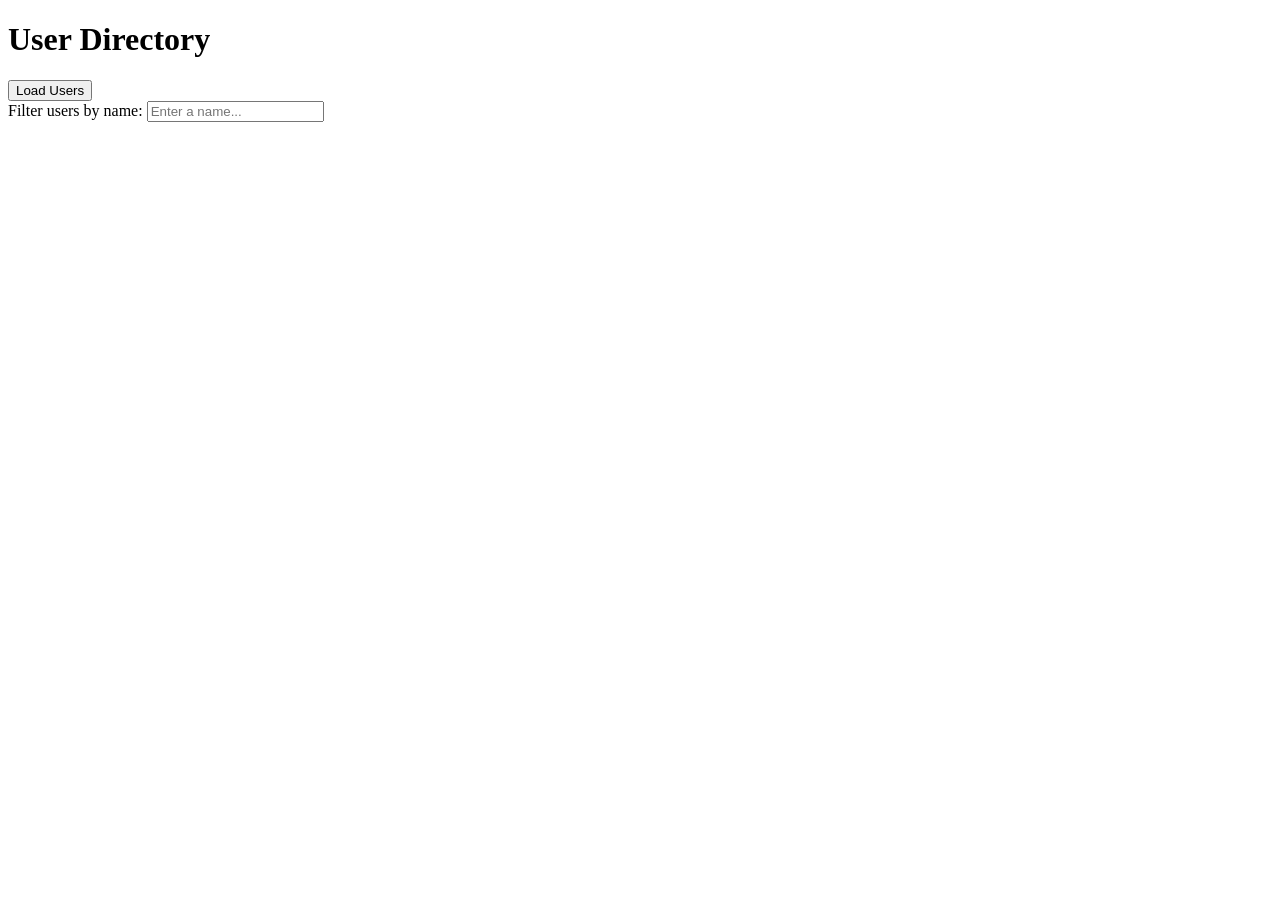
<file: day 5/index.html>
<!DOCTYPE html>
<html lang="en">
<head>
    <meta charset="UTF-8">
    <meta name="viewport" content="width=device-width, initial-scale=1.0">
    <title>User Directory</title>
    <script src="users.js" defer></script>
</head>

<body>

    <main>
        <h1>User Directory</h1>

        <button id="load-users" type="button">Load Users</button>

        <div>
            <label for="filter-input">Filter users by name:</label>
            <input
                type="text"
                id="filter-input"
                placeholder="Enter a name..."
            >
        </div>

        <p id="status"></p>

        <ul id="users-list"></ul>
    </main>

</body>
</html>
</file>
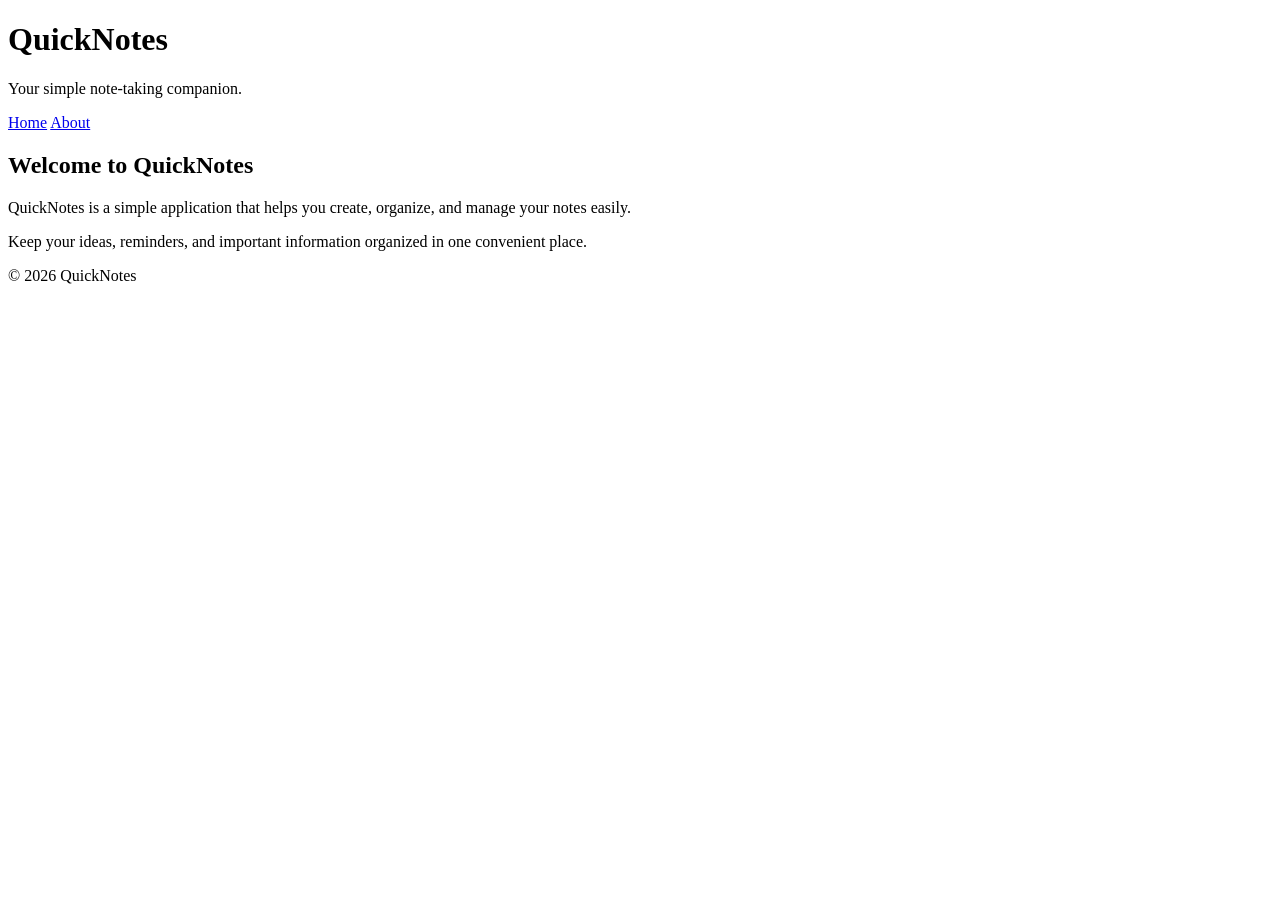
<file: day1/index.html>
<!DOCTYPE html>
<html lang="en">
<head>
    <meta charset="UTF-8">
    <meta name="viewport" content="width=device-width, initial-scale=1.0">
    <title>QuickNotes</title>
</head>

<body>

    <header>
        <h1>QuickNotes</h1>
        <p>Your simple note-taking companion.</p>

        <nav>
            <a href="index.html">Home</a>
            <a href="about.html">About</a>
        </nav>
    </header>

    <main>
        <h2>Welcome to QuickNotes</h2>

        <p>
            QuickNotes is a simple application that helps you create,
            organize, and manage your notes easily.
        </p>

        <p>
            Keep your ideas, reminders, and important information
            organized in one convenient place.
        </p>
    </main>

    <footer>
        <p>&copy; 2026 QuickNotes</p>
    </footer>

</body>
</html>
</file>
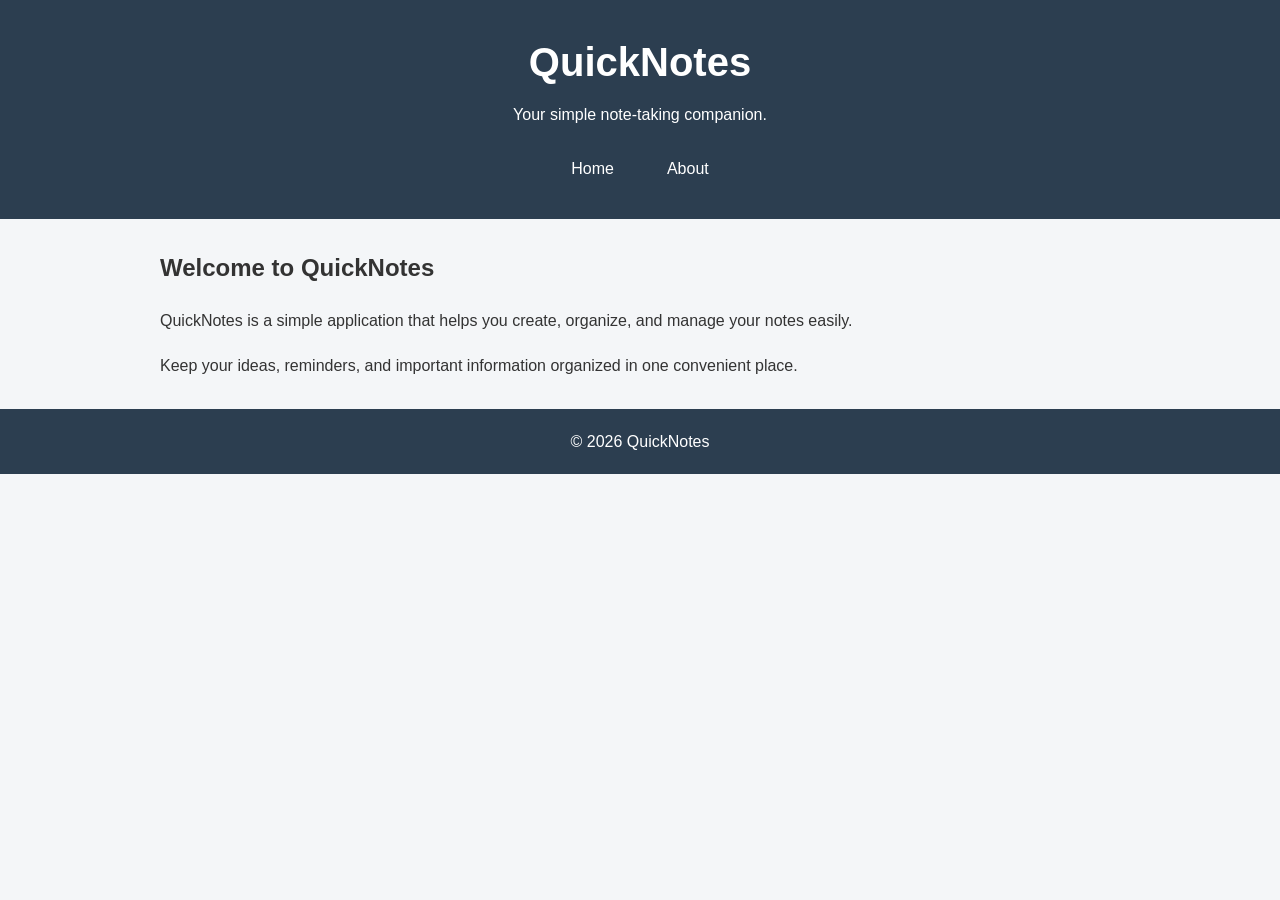
<file: day2/index.html>
<!DOCTYPE html>
<html lang="en">
<head>
    <meta charset="UTF-8">
    <meta name="viewport" content="width=device-width, initial-scale=1.0">
    <title>QuickNotes</title>
    <link rel="stylesheet" href="style.css">
</head>

<body>

    <header>
        <h1>QuickNotes</h1>
        <p>Your simple note-taking companion.</p>

        <nav>
            <a href="index.html">Home</a>
            <a href="about.html">About</a>
        </nav>
    </header>

    <main>
        <h2>Welcome to QuickNotes</h2>

        <p>
            QuickNotes is a simple application that helps you create,
            organize, and manage your notes easily.
        </p>

        <p>
            Keep your ideas, reminders, and important information
            organized in one convenient place.
        </p>
    </main>

    <footer>
        <p>&copy; 2026 QuickNotes</p>
    </footer>

</body>
</html>
</file>
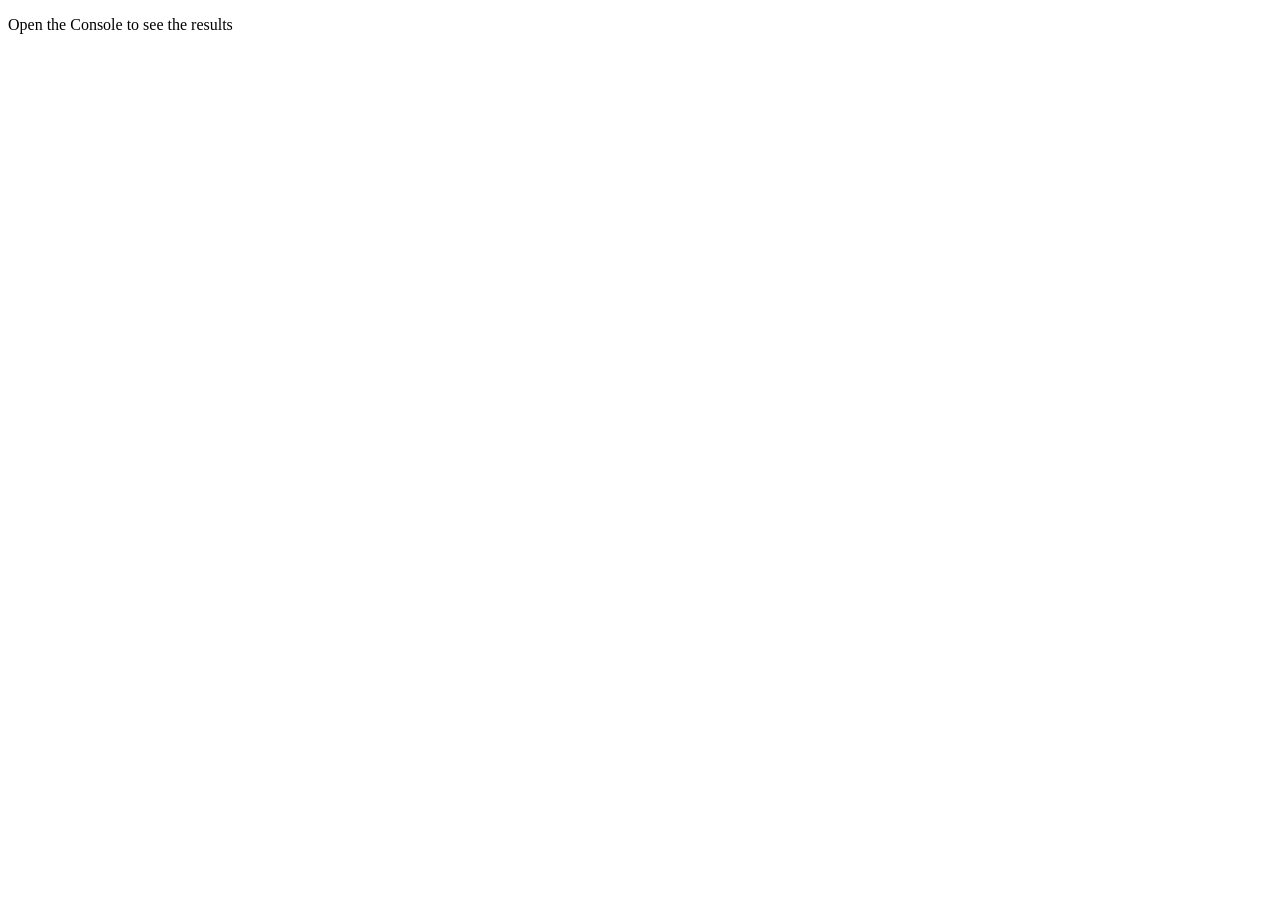
<file: day3/index.html>
<!DOCTYPE html>
<html lang="en">
<head>
    <meta charset="UTF-8">
    <meta name="viewport" content="width=device-width, initial-scale=1.0">
    <title>Notes Toolkit</title>
    <script src="script.js" defer></script>
</head>
<body>
    <p>Open the Console to see the results</p>
</body>
</html>
</file>
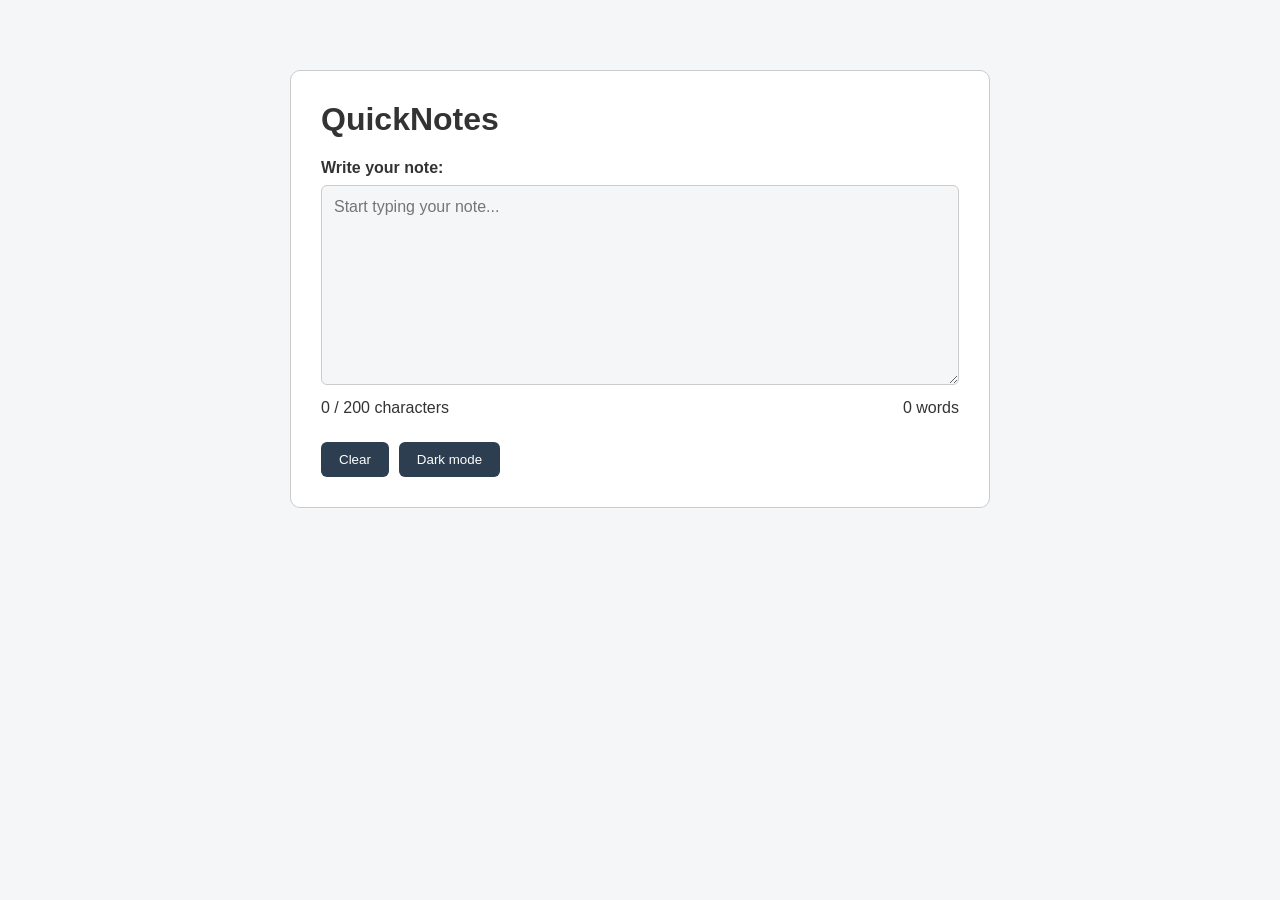
<file: day4/index.html>
<!DOCTYPE html>
<html lang="en">
<head>
    <meta charset="UTF-8">
    <meta name="viewport" content="width=device-width, initial-scale=1.0">
    <title>QuickNotes - Character Counter</title>

    <link rel="stylesheet" href="style.css">
    <script src="script.js" defer></script>
</head>

<body>

    <main>
        <h1>QuickNotes</h1>

        <label for="note-text">Write your note:</label>

        <textarea
            id="note-text"
            maxlength="200"
            placeholder="Start typing your note..."
        ></textarea>

        <div class="counters">
            <p id="char-count">0 / 200 characters</p>
            <p id="word-count">0 words</p>
        </div>

        <div class="buttons">
            <button id="clear-btn" type="button">Clear</button>
            <button id="theme-toggle" type="button">Dark mode</button>
        </div>
    </main>

</body>
</html>
</file>
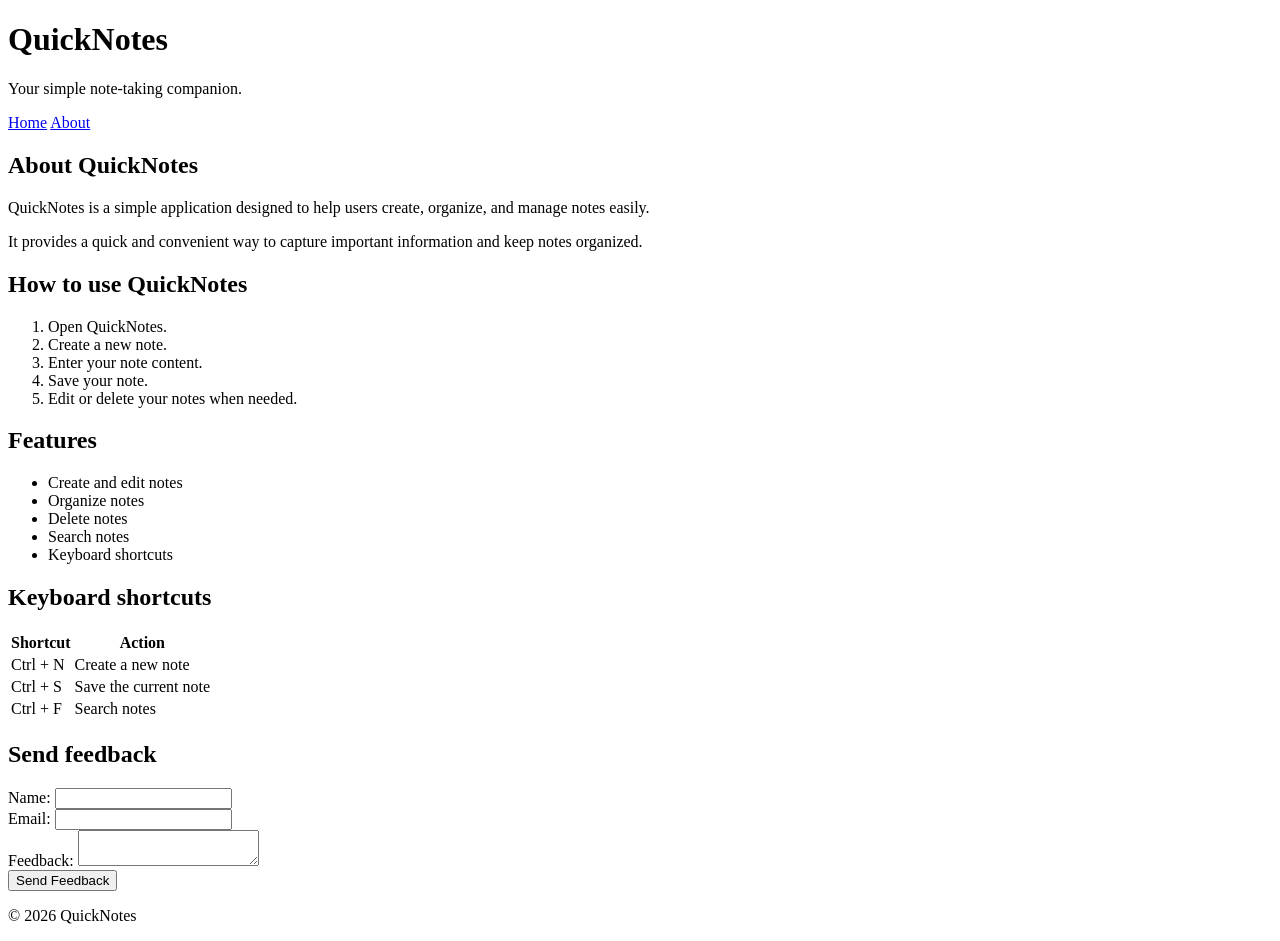
<file: day1/about.html>
<!DOCTYPE html>
<html lang="en">
<head>
    <meta charset="UTF-8">
    <meta name="viewport" content="width=device-width, initial-scale=1.0">
    <title>About - QuickNotes</title>
</head>

<body>

    <header>
        <h1>QuickNotes</h1>
        <p>Your simple note-taking companion.</p>

        <nav>
            <a href="index.html">Home</a>
            <a href="about.html">About</a>
        </nav>
    </header>

    <main>

        <h2>About QuickNotes</h2>

        <p>
            QuickNotes is a simple application designed to help users create,
            organize, and manage notes easily.
        </p>

        <p>
            It provides a quick and convenient way to capture important
            information and keep notes organized.
        </p>

        <section>
            <h2>How to use QuickNotes</h2>

            <ol>
                <li>Open QuickNotes.</li>
                <li>Create a new note.</li>
                <li>Enter your note content.</li>
                <li>Save your note.</li>
                <li>Edit or delete your notes when needed.</li>
            </ol>
        </section>

        <section>
            <h2>Features</h2>

            <ul>
                <li>Create and edit notes</li>
                <li>Organize notes</li>
                <li>Delete notes</li>
                <li>Search notes</li>
                <li>Keyboard shortcuts</li>
            </ul>
        </section>

        <section>
            <h2>Keyboard shortcuts</h2>

            <table>
                <thead>
                    <tr>
                        <th>Shortcut</th>
                        <th>Action</th>
                    </tr>
                </thead>

                <tbody>
                    <tr>
                        <td>Ctrl + N</td>
                        <td>Create a new note</td>
                    </tr>
                    <tr>
                        <td>Ctrl + S</td>
                        <td>Save the current note</td>
                    </tr>
                    <tr>
                        <td>Ctrl + F</td>
                        <td>Search notes</td>
                    </tr>
                </tbody>
            </table>
        </section>

        <section>
            <h2>Send feedback</h2>

            <form>
                <div>
                    <label for="name">Name:</label>
                    <input type="text" id="name" name="name">
                </div>

                <div>
                    <label for="email">Email:</label>
                    <input type="email" id="email" name="email">
                </div>

                <div>
                    <label for="message">Feedback:</label>
                    <textarea id="message" name="message"></textarea>
                </div>

                <button type="submit">Send Feedback</button>
            </form>
        </section>

    </main>

    <footer>
        <p>&copy; 2026 QuickNotes</p>
    </footer>

</body>
</html>
</file>
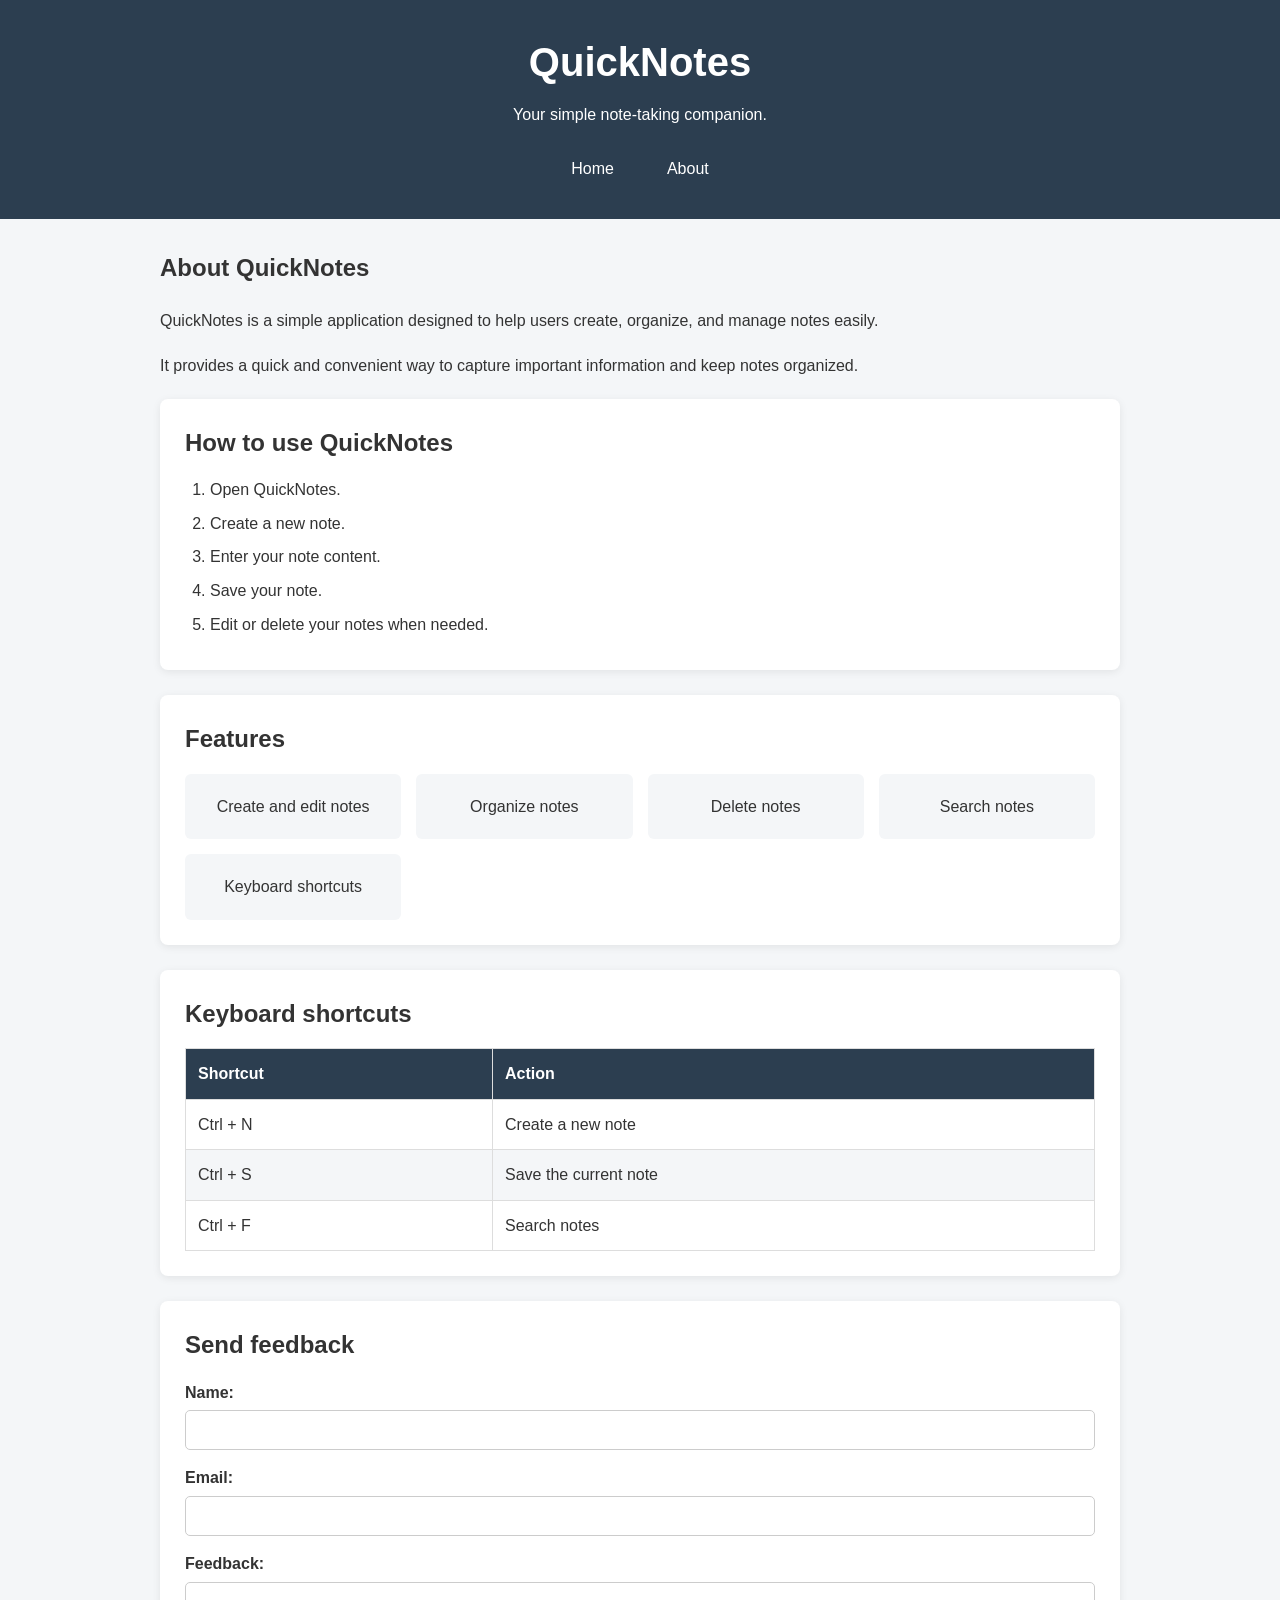
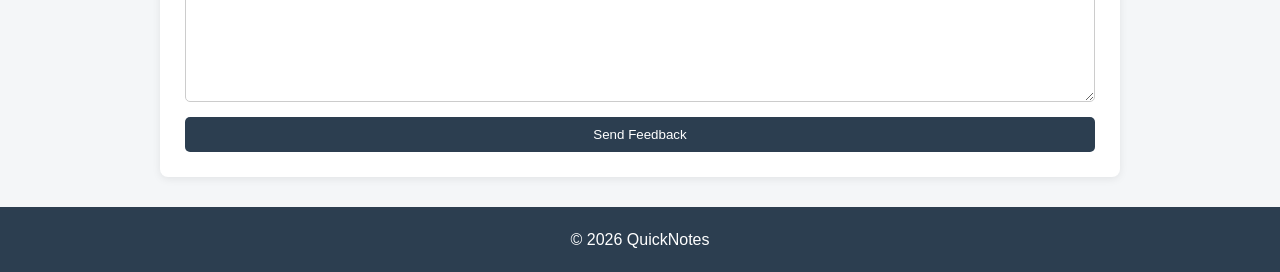
<file: day2/about.html>
<!DOCTYPE html>
<html lang="en">
<head>
    <meta charset="UTF-8">
    <meta name="viewport" content="width=device-width, initial-scale=1.0">
    <title>About - QuickNotes</title>
    <link rel="stylesheet" href="style.css">
</head>

<body>

    <header>
        <h1>QuickNotes</h1>
        <p>Your simple note-taking companion.</p>

        <nav>
            <a href="index.html">Home</a>
            <a href="about.html">About</a>
        </nav>
    </header>

    <main>

        <h2>About QuickNotes</h2>

        <p>
            QuickNotes is a simple application designed to help users create,
            organize, and manage notes easily.
        </p>

        <p>
            It provides a quick and convenient way to capture important
            information and keep notes organized.
        </p>

        <section>
            <h2>How to use QuickNotes</h2>

            <ol>
                <li>Open QuickNotes.</li>
                <li>Create a new note.</li>
                <li>Enter your note content.</li>
                <li>Save your note.</li>
                <li>Edit or delete your notes when needed.</li>
            </ol>
        </section>

        <section>
            <h2>Features</h2>

            <ul>
                <li>Create and edit notes</li>
                <li>Organize notes</li>
                <li>Delete notes</li>
                <li>Search notes</li>
                <li>Keyboard shortcuts</li>
            </ul>
        </section>

        <section>
            <h2>Keyboard shortcuts</h2>

            <table>
                <thead>
                    <tr>
                        <th>Shortcut</th>
                        <th>Action</th>
                    </tr>
                </thead>

                <tbody>
                    <tr>
                        <td>Ctrl + N</td>
                        <td>Create a new note</td>
                    </tr>
                    <tr>
                        <td>Ctrl + S</td>
                        <td>Save the current note</td>
                    </tr>
                    <tr>
                        <td>Ctrl + F</td>
                        <td>Search notes</td>
                    </tr>
                </tbody>
            </table>
        </section>

        <section>
            <h2>Send feedback</h2>

            <form>
                <div>
                    <label for="name">Name:</label>
                    <input type="text" id="name" name="name">
                </div>

                <div>
                    <label for="email">Email:</label>
                    <input type="email" id="email" name="email">
                </div>

                <div>
                    <label for="message">Feedback:</label>
                    <textarea id="message" name="message"></textarea>
                </div>

                <button type="submit">Send Feedback</button>
            </form>
        </section>

    </main>

    <footer>
        <p>&copy; 2026 QuickNotes</p>
    </footer>

</body>
</html>
</file>
<file: day2/style.css>
/* Reset */
* {
    margin: 0;
    padding: 0;
    box-sizing: border-box;
}

/* Base styles */
body {
    font-family: Arial, sans-serif;
    background-color: #f4f6f8;
    color: #333;
    line-height: 1.6;
}

/* Header */
header {
    background-color: #2c3e50;
    color: white;
    text-align: center;
    padding: 30px 20px;
}

header h1 {
    font-size: 2.5rem;
    margin-bottom: 8px;
}

header p {
    margin-bottom: 20px;
}

/* Navigation */
nav {
    display: flex;
    justify-content: center;
    gap: 25px;
}

nav a {
    color: white;
    text-decoration: none;
    padding: 8px 14px;
    border-radius: 5px;
    transition: background-color 0.3s, color 0.3s;
}

nav a:hover {
    background-color: white;
    color: #2c3e50;
}

/* Main content */
main {
    max-width: 1000px;
    margin: 30px auto;
    padding: 0 20px;
}

main > h2,
main > p {
    margin-bottom: 20px;
}

/* Sections / cards */
section {
    background-color: white;
    padding: 25px;
    margin-bottom: 25px;
    border-radius: 8px;
    box-shadow: 0 2px 8px rgba(0, 0, 0, 0.08);
}

section h2 {
    margin-bottom: 15px;
}

/* Features grid */
section ul {
    display: grid;
    grid-template-columns: repeat(auto-fit, minmax(180px, 1fr));
    gap: 15px;
    list-style: none;
}

section ul li {
    background-color: #f4f6f8;
    padding: 20px;
    border-radius: 6px;
    text-align: center;
}

/* Ordered list */
ol {
    padding-left: 25px;
}

ol li {
    margin-bottom: 8px;
}

/* Table */
table {
    width: 100%;
    border-collapse: collapse;
    margin-top: 15px;
}

th,
td {
    border: 1px solid #ddd;
    padding: 12px;
    text-align: left;
}

th {
    background-color: #2c3e50;
    color: white;
}

tr:nth-child(even) {
    background-color: #f4f6f8;
}

/* Feedback form */
form {
    display: flex;
    flex-direction: column;
    gap: 15px;
}

form div {
    display: flex;
    flex-direction: column;
}

label {
    margin-bottom: 5px;
    font-weight: bold;
}

input,
textarea {
    padding: 10px;
    border: 1px solid #ccc;
    border-radius: 5px;
    font-size: 1rem;
}

textarea {
    min-height: 120px;
    resize: vertical;
}

button {
    padding: 10px 18px;
    background-color: #2c3e50;
    color: white;
    border: none;
    border-radius: 5px;
    cursor: pointer;
    transition: background-color 0.3s, transform 0.2s;
}

button:hover {
    background-color: #1a252f;
    transform: translateY(-2px);
}

/* Footer */
footer {
    text-align: center;
    background-color: #2c3e50;
    color: white;
    padding: 20px;
    margin-top: 30px;
}

/* Small screens */
@media (max-width: 600px) {
    header {
        padding: 20px 10px;
    }

    header h1 {
        font-size: 1.8rem;
    }

    header p {
        font-size: 0.9rem;
    }

    nav {
        gap: 10px;
    }

    nav a {
        padding: 6px 10px;
    }

    main {
        margin: 20px auto;
        padding: 0 10px;
    }

    section {
        padding: 18px;
    }

    th,
    td {
        padding: 8px;
    }
}
</file>
<file: day4/style.css>
:root {
    --bg-color: #f4f6f8;
    --text-color: #333;
    --card-color: #ffffff;
    --border-color: #cccccc;
    --button-color: #2c3e50;
    --button-text: #ffffff;
    --warning-color: orange;
    --over-color: red;
}

body.dark {
    --bg-color: #1e1e1e;
    --text-color: #f5f5f5;
    --card-color: #2c2c2c;
    --border-color: #555;
    --button-color: #555;
    --button-text: #ffffff;
}

* {
    box-sizing: border-box;
}

body {
    margin: 0;
    padding: 20px;
    font-family: Arial, sans-serif;
    background-color: var(--bg-color);
    color: var(--text-color);
    transition: background-color 0.3s, color 0.3s;
}

main {
    max-width: 700px;
    margin: 50px auto;
    padding: 30px;
    background-color: var(--card-color);
    border: 1px solid var(--border-color);
    border-radius: 10px;
}

h1 {
    margin-top: 0;
}

label {
    display: block;
    margin-bottom: 8px;
    font-weight: bold;
}

textarea {
    width: 100%;
    min-height: 200px;
    padding: 12px;
    font-size: 16px;
    font-family: inherit;
    color: var(--text-color);
    background-color: var(--bg-color);
    border: 1px solid var(--border-color);
    border-radius: 6px;
    resize: vertical;
}

.counters {
    display: flex;
    justify-content: space-between;
    margin-top: 10px;
}

.counters p {
    margin: 0;
}

.warning {
    color: var(--warning-color);
}

.over {
    color: var(--over-color);
    font-weight: bold;
}

.buttons {
    display: flex;
    gap: 10px;
    margin-top: 25px;
}

button {
    padding: 10px 18px;
    border: none;
    border-radius: 6px;
    background-color: var(--button-color);
    color: var(--button-text);
    cursor: pointer;
}

button:hover {
    opacity: 0.85;
}
</file>
